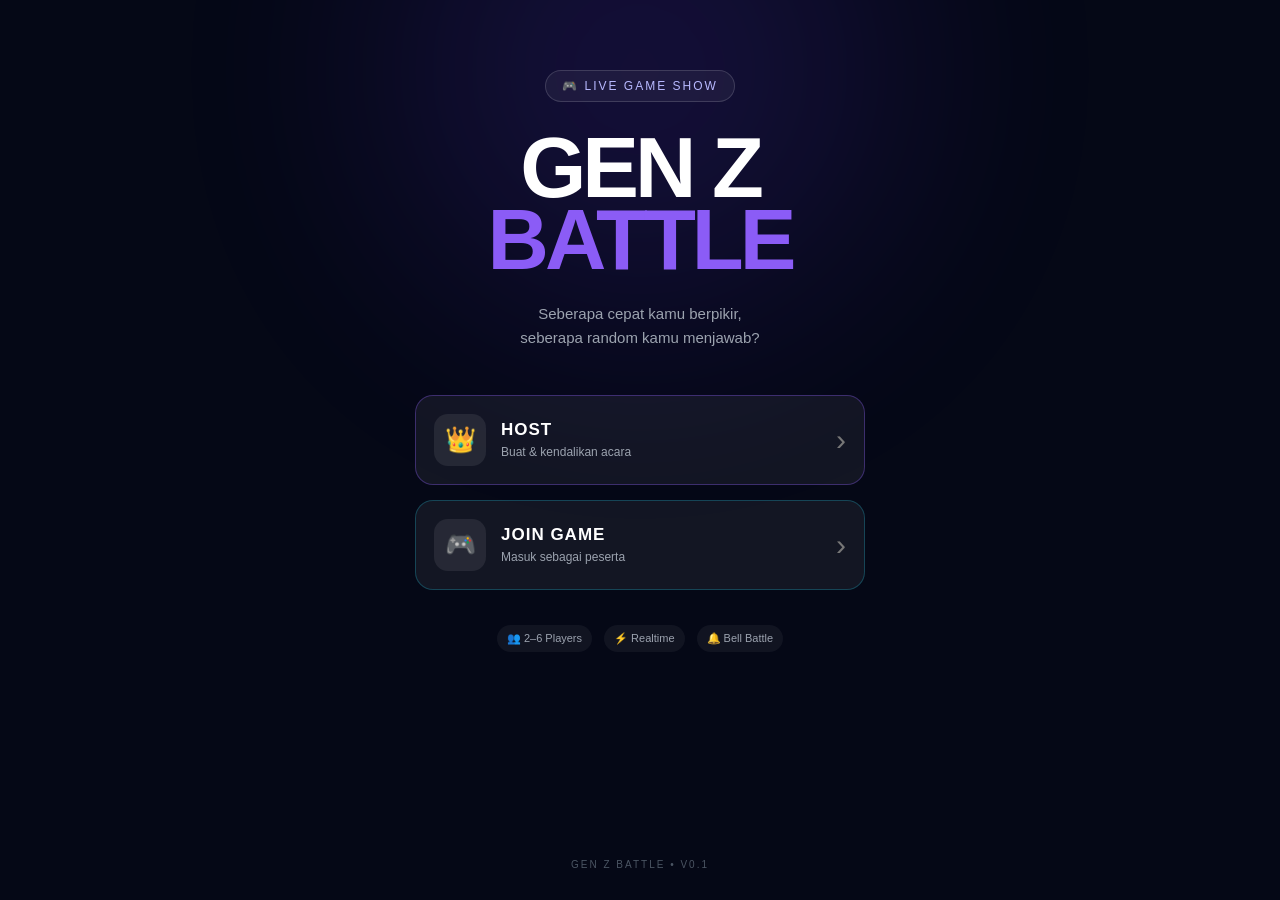
<file: index.html>
<!DOCTYPE html>
<html lang="id">
<head>
    <meta charset="UTF-8">
    <meta name="viewport" content="width=device-width, initial-scale=1.0">
    <title>GEN Z BATTLE</title>

    <link rel="stylesheet" href="style.css">
</head>

<body>

    <div class="background-glow"></div>

    <main class="container">

        <div class="badge">
            🎮 LIVE GAME SHOW
        </div>

        <h1>
            GEN Z<br>
            <span>BATTLE</span>
        </h1>

        <p class="subtitle">
            Seberapa cepat kamu berpikir,<br>
            seberapa random kamu menjawab?
        </p>

        <div class="menu">

            <button class="main-button host" onclick="openHost()">
                <span class="icon">👑</span>

                <div>
                    <strong>HOST</strong>
                    <small>Buat & kendalikan acara</small>
                </div>

                <span class="arrow">›</span>
            </button>

            <button class="main-button player" onclick="openPlayer()">
                <span class="icon">🎮</span>

                <div>
                    <strong>JOIN GAME</strong>
                    <small>Masuk sebagai peserta</small>
                </div>

                <span class="arrow">›</span>
            </button>

        </div>

        <div class="info">
            <span>👥 2–6 Players</span>
            <span>⚡ Realtime</span>
            <span>🔔 Bell Battle</span>
        </div>

        <p class="version">
            GEN Z BATTLE • V0.1
        </p>

    </main>

    <script src="script.js"></script>

</body>
</html>
</file>
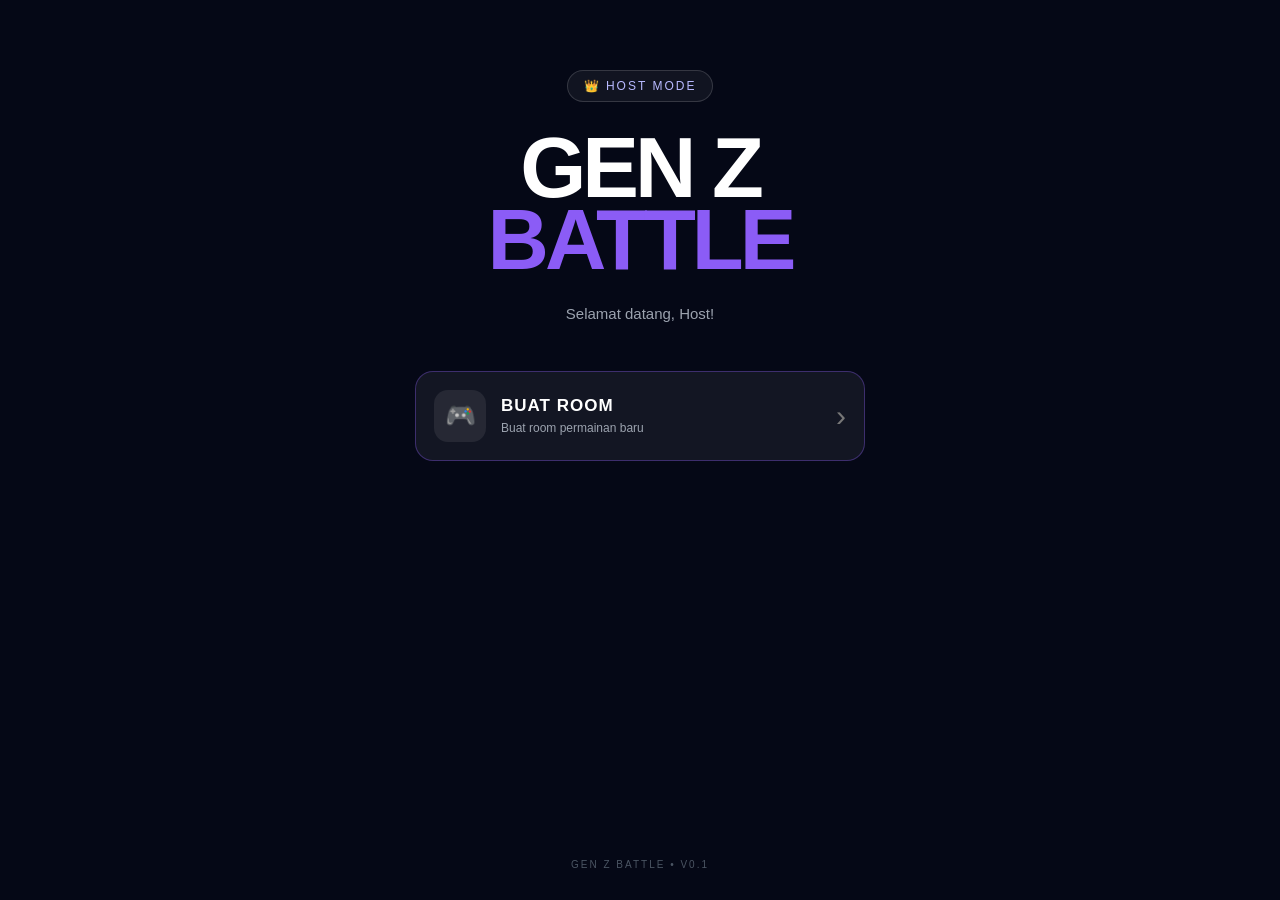
<file: host.html>
<!DOCTYPE html>
<html lang="id">

<head>

    <meta charset="UTF-8">

    <meta
        name="viewport"
        content="width=device-width, initial-scale=1.0"
    >

    <title>Host - GEN Z BATTLE</title>

    <link rel="stylesheet" href="style.css">

</head>

<body>

    <main class="container">

        <div class="badge">
            👑 HOST MODE
        </div>

        <h1>
            GEN Z<br>
            <span>BATTLE</span>
        </h1>

        <p class="subtitle">
            Selamat datang, Host!
        </p>

        <div class="menu">

            <button
                class="main-button host"
                onclick="window.location.href='create-room.html'"
            >

                <span class="icon">
                    🎮
                </span>

                <div>

                    <strong>
                        BUAT ROOM
                    </strong>

                    <small>
                        Buat room permainan baru
                    </small>

                </div>

                <span class="arrow">
                    ›
                </span>

            </button>

        </div>

        <p class="version">
            GEN Z BATTLE • V0.1
        </p>

    </main>

</body>

</html>
</file>
<file: style.css>
* {
  margin: 0;
  padding: 0;
  box-sizing: border-box;
}

body {
  min-height: 100vh;
  font-family: Arial, Helvetica, sans-serif;
  background: #050816;
  color: white;
  overflow: hidden;
}

.background-glow {
  position: fixed;
  width: 500px;
  height: 500px;
  background: #6c3cff;
  opacity: 0.15;
  filter: blur(120px);
  border-radius: 50%;
  top: -180px;
  left: 50%;
  transform: translateX(-50%);
}

.container {
  position: relative;
  z-index: 2;
  
  min-height: 100vh;
  max-width: 500px;
  
  margin: auto;
  padding: 70px 25px 30px;
  
  display: flex;
  flex-direction: column;
  align-items: center;
  text-align: center;
}

.badge {
  padding: 8px 16px;
  
  border: 1px solid rgba(255, 255, 255, 0.15);
  border-radius: 30px;
  
  background: rgba(255, 255, 255, 0.05);
  
  font-size: 12px;
  letter-spacing: 2px;
  
  color: #b8b9ff;
}

h1 {
  margin-top: 30px;
  
  font-size: clamp(55px, 16vw, 85px);
  line-height: 0.85;
  
  font-weight: 900;
  letter-spacing: -4px;
}

h1 span {
  color: #8b5cf6;
}

.subtitle {
  margin-top: 25px;
  
  color: #9ca3af;
  
  font-size: 15px;
  line-height: 1.6;
}

.menu {
  width: 100%;
  margin-top: 45px;
  
  display: flex;
  flex-direction: column;
  gap: 15px;
}

.main-button {
  width: 100%;
  
  display: flex;
  align-items: center;
  
  padding: 18px;
  
  border: 1px solid rgba(255, 255, 255, 0.1);
  border-radius: 18px;
  
  background: rgba(255, 255, 255, 0.06);
  
  color: white;
  
  text-align: left;
  
  cursor: pointer;
  
  transition: 0.2s;
}

.main-button:active {
  transform: scale(0.97);
}

.main-button .icon {
  width: 52px;
  height: 52px;
  
  display: flex;
  align-items: center;
  justify-content: center;
  
  border-radius: 14px;
  
  background: rgba(255, 255, 255, 0.08);
  
  font-size: 25px;
  
  margin-right: 15px;
}

.main-button div {
  flex: 1;
}

.main-button strong {
  display: block;
  
  font-size: 17px;
  letter-spacing: 1px;
}

.main-button small {
  display: block;
  
  margin-top: 5px;
  
  color: #9ca3af;
  font-size: 12px;
}

.arrow {
  font-size: 30px;
  color: #777;
}

.host {
  border-color: rgba(139, 92, 246, 0.35);
}

.player {
  border-color: rgba(34, 211, 238, 0.25);
}

.info {
  display: flex;
  gap: 12px;
  
  margin-top: 35px;
  
  flex-wrap: wrap;
  justify-content: center;
}

.info span {
  padding: 7px 10px;
  
  border-radius: 20px;
  
  background: rgba(255, 255, 255, 0.05);
  
  color: #9ca3af;
  
  font-size: 11px;
}

.version {
  margin-top: auto;
  padding-top: 35px;
  
  color: #4b5563;
  
  font-size: 10px;
  letter-spacing: 2px;
}

.room-form {
  width: 100%;
  margin-top: 35px;
  
  display: flex;
  flex-direction: column;
  gap: 12px;
  
  text-align: left;
}

.room-form label {
  margin-top: 8px;
  
  color: #9ca3af;
  
  font-size: 11px;
  font-weight: bold;
  
  letter-spacing: 1.5px;
}

.room-form input,
.room-form select {
  width: 100%;
  
  padding: 17px;
  
  border: 1px solid rgba(255, 255, 255, 0.12);
  border-radius: 14px;
  
  background: rgba(255, 255, 255, 0.06);
  
  color: white;
  
  font-size: 16px;
  
  outline: none;
}

.room-form input::placeholder {
  color: #6b7280;
}

.room-form select option {
  background: #111827;
  color: white;
}

.player-counter {
  width: 100%;
  
  display: flex;
  align-items: center;
  justify-content: space-between;
  
  padding: 8px;
  
  border: 1px solid rgba(255, 255, 255, 0.12);
  border-radius: 14px;
  
  background: rgba(255, 255, 255, 0.06);
}

.player-counter button {
  width: 48px;
  height: 48px;
  
  border: none;
  border-radius: 12px;
  
  background: rgba(139, 92, 246, 0.2);
  
  color: white;
  
  font-size: 28px;
  
  cursor: pointer;
}

.player-counter strong {
  font-size: 24px;
}

.create-button {
  width: 100%;
  
  margin-top: 20px;
  
  padding: 18px;
  
  border: none;
  border-radius: 15px;
  
  background: #8b5cf6;
  
  color: white;
  
  font-size: 16px;
  font-weight: bold;
  
  letter-spacing: 1px;
  
  cursor: pointer;
}

.create-button:active {
  transform: scale(0.97);
}

.room-code-box {
  width: 100%;
  
  margin-top: 30px;
  
  padding: 25px;
  
  border: 1px solid rgba(139, 92, 246, 0.5);
  border-radius: 20px;
  
  background: rgba(139, 92, 246, 0.08);
  
  text-align: center;
}

.room-code-box small {
  display: block;
  
  color: #9ca3af;
  
  font-size: 11px;
  letter-spacing: 2px;
}

.room-code-box strong {
  display: block;
  
  margin-top: 10px;
  
  color: #a78bfa;
  
  font-size: 38px;
  letter-spacing: 8px;
}

.room-info {
  width: 100%;
  
  margin-top: 20px;
  
  display: flex;
  flex-direction: column;
  gap: 10px;
}

.room-info div {
  display: flex;
  justify-content: space-between;
  
  padding: 14px;
  
  border-radius: 12px;
  
  background: rgba(255, 255, 255, 0.05);
}

.room-info span {
  color: #9ca3af;
}

.room-info strong {
  color: white;
}

.waiting {
  margin-top: 30px;
  
  text-align: center;
}

.loading-dot {
  font-size: 25px;
  
  color: #8b5cf6;
}

.waiting h2 {
  margin-top: 10px;
  
  font-size: 20px;
}

.waiting p {
  margin-top: 8px;
  
  color: #9ca3af;
  
  font-size: 13px;
  
  line-height: 1.5;
}
</file>
